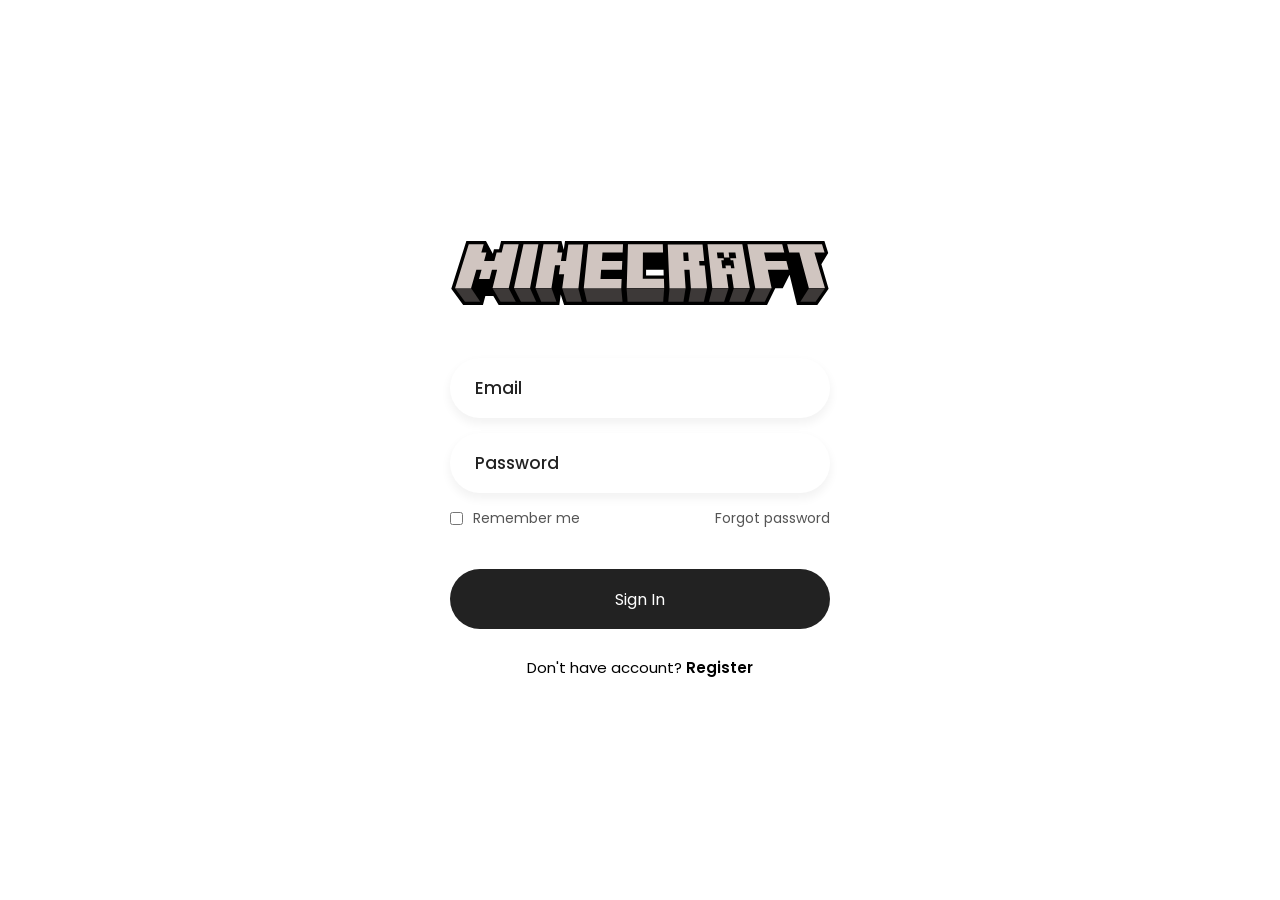
<file: account.html>
<!DOCTYPE html>
<html lang="en">

<head>
    <meta charset="UTF-8">
    <meta http-equiv="X-UA-Compatible" content="IE=edge">
    <meta name="viewport" content="width=device-width, initial-scale=1.0">
    <link rel="stylesheet" href="./css/login.css">
    <title>Login </title>
</head>

<body>
    <div class="login-box">
        <div class="login-header">
            <header><img src="./img/Global-Header_MCCB-Logo_300x51.svg" alt=""></header>
        </div>
        <div class="input-box">
            <input type="text" class="input-field" placeholder="Email" autocomplete="off" required>
        </div>
        <div class="input-box">
            <input type="password" class="input-field" placeholder="Password" autocomplete="off" required>
        </div>
        <div class="forgot">
            <section>
                <input type="checkbox" id="check">
                <label for="check">Remember me</label>
            </section>
            <section>
                <a href="#">Forgot password</a>
            </section>
        </div>
        <div class="input-submit">
            <button class="submit-btn" id="submit"></button>
            <label for="submit">Sign In</label>
        </div>
        <div class="sign-up-link">
            <p>Don't have account? <a href="#">Register</a></p>
        </div>
    </div>
</body>

</html>
</file>
<file: css/login.css>
@import url('https://fonts.googleapis.com/css2?family=Poppins:wght@400;500&display=swap');

*{
    margin: 0;
    padding: 0;
    box-sizing: border-box;
    font-family: 'Poppins',sans-serif;
}
body{
    display: flex;
    justify-content: center;
    align-items: center;
    min-height: 100vh;
    background-image: url("https://images3.alphacoders.com/132/1321959.png");
    background-size: 2400px;
  background-position: center;

  background-repeat: no-repeat;
  background-size: cover;
  background-position: center;
}
.login-box{
    display: flex;
    justify-content: center;
    flex-direction: column;
    width: 440px;
    height: 480px;
    padding: 30px;
}
.login-header{
    text-align: center;
    margin: 20px 0 40px 0;
}
.login-header header{
    color: #333;
    font-size: 30px;
    font-weight: 600;
}
.input-box .input-field{
    width: 100%;
    height: 60px;
    font-size: 17px;
    padding: 0 25px;
    margin-bottom: 15px;
    border-radius: 30px;
    border: none;
    box-shadow: 0px 5px 10px 1px rgba(0,0,0, 0.05);
    outline: none;
    transition: .3s;
}
::placeholder{
    font-weight: 500;
    color: #222;
}
.input-field:focus{
    width: 105%;
}
.forgot{
    display: flex;
    justify-content: space-between;
    margin-bottom: 40px;
}
section{
    display: flex;
    align-items: center;
    font-size: 14px;
    color: #555;
}
#check{
    margin-right: 10px;
}
a{
    text-decoration: none;
}
a:hover{
    text-decoration: underline;
}
section a{
    color: #555;
}
.input-submit{
    position: relative;
}
.submit-btn{
    width: 100%;
    height: 60px;
    background: #222;
    border: none;
    border-radius: 30px;
    cursor: pointer;
    transition: .3s;
}
.input-submit label{
    position: absolute;
    top: 45%;
    left: 50%;
    color: #fff;
    -webkit-transform: translate(-50%, -50%);
    -ms-transform: translate(-50%, -50%);
    transform: translate(-50%, -50%);
    cursor: pointer;
}
.submit-btn:hover{
    background: #000;
    transform: scale(1.05,1);
}
.sign-up-link{
    text-align: center;
    font-size: 15px;
    margin-top: 20px;
}
.sign-up-link a{
    color: #000;
    font-weight: 600;
}
</file>
